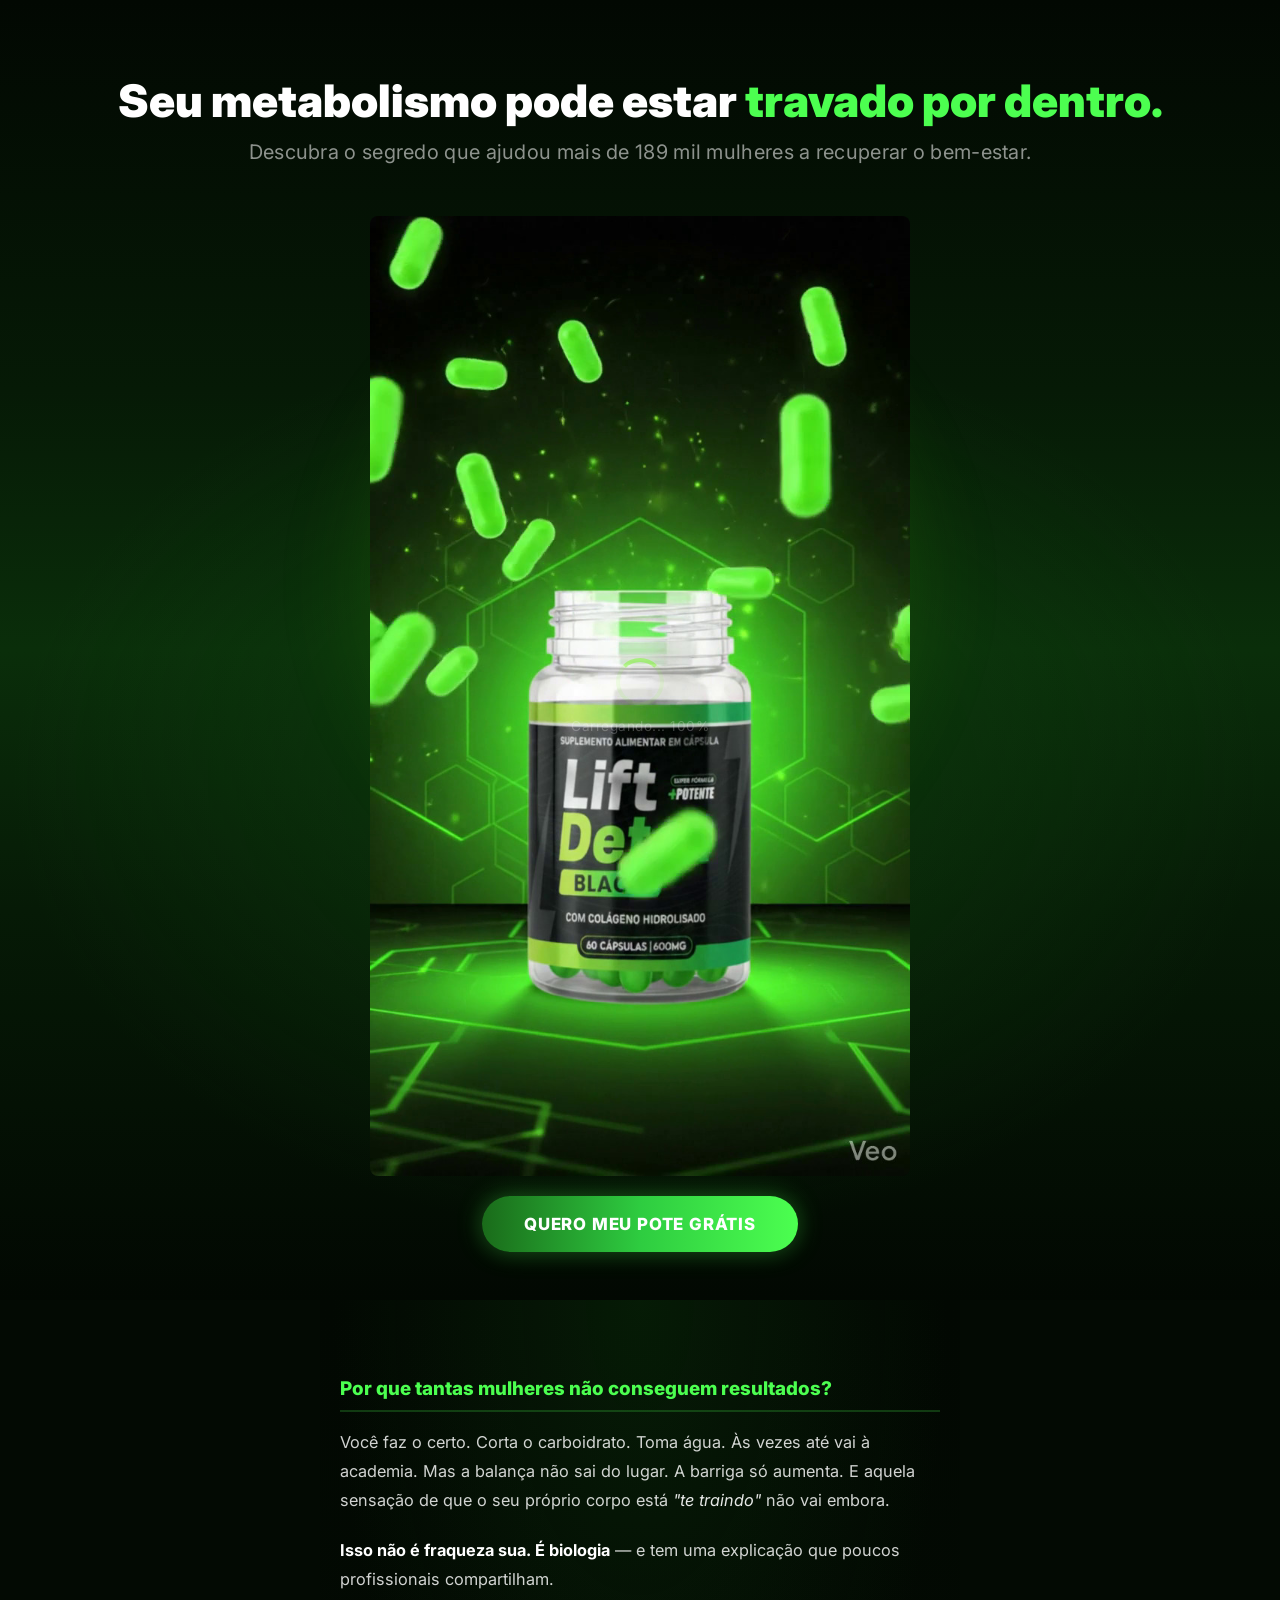
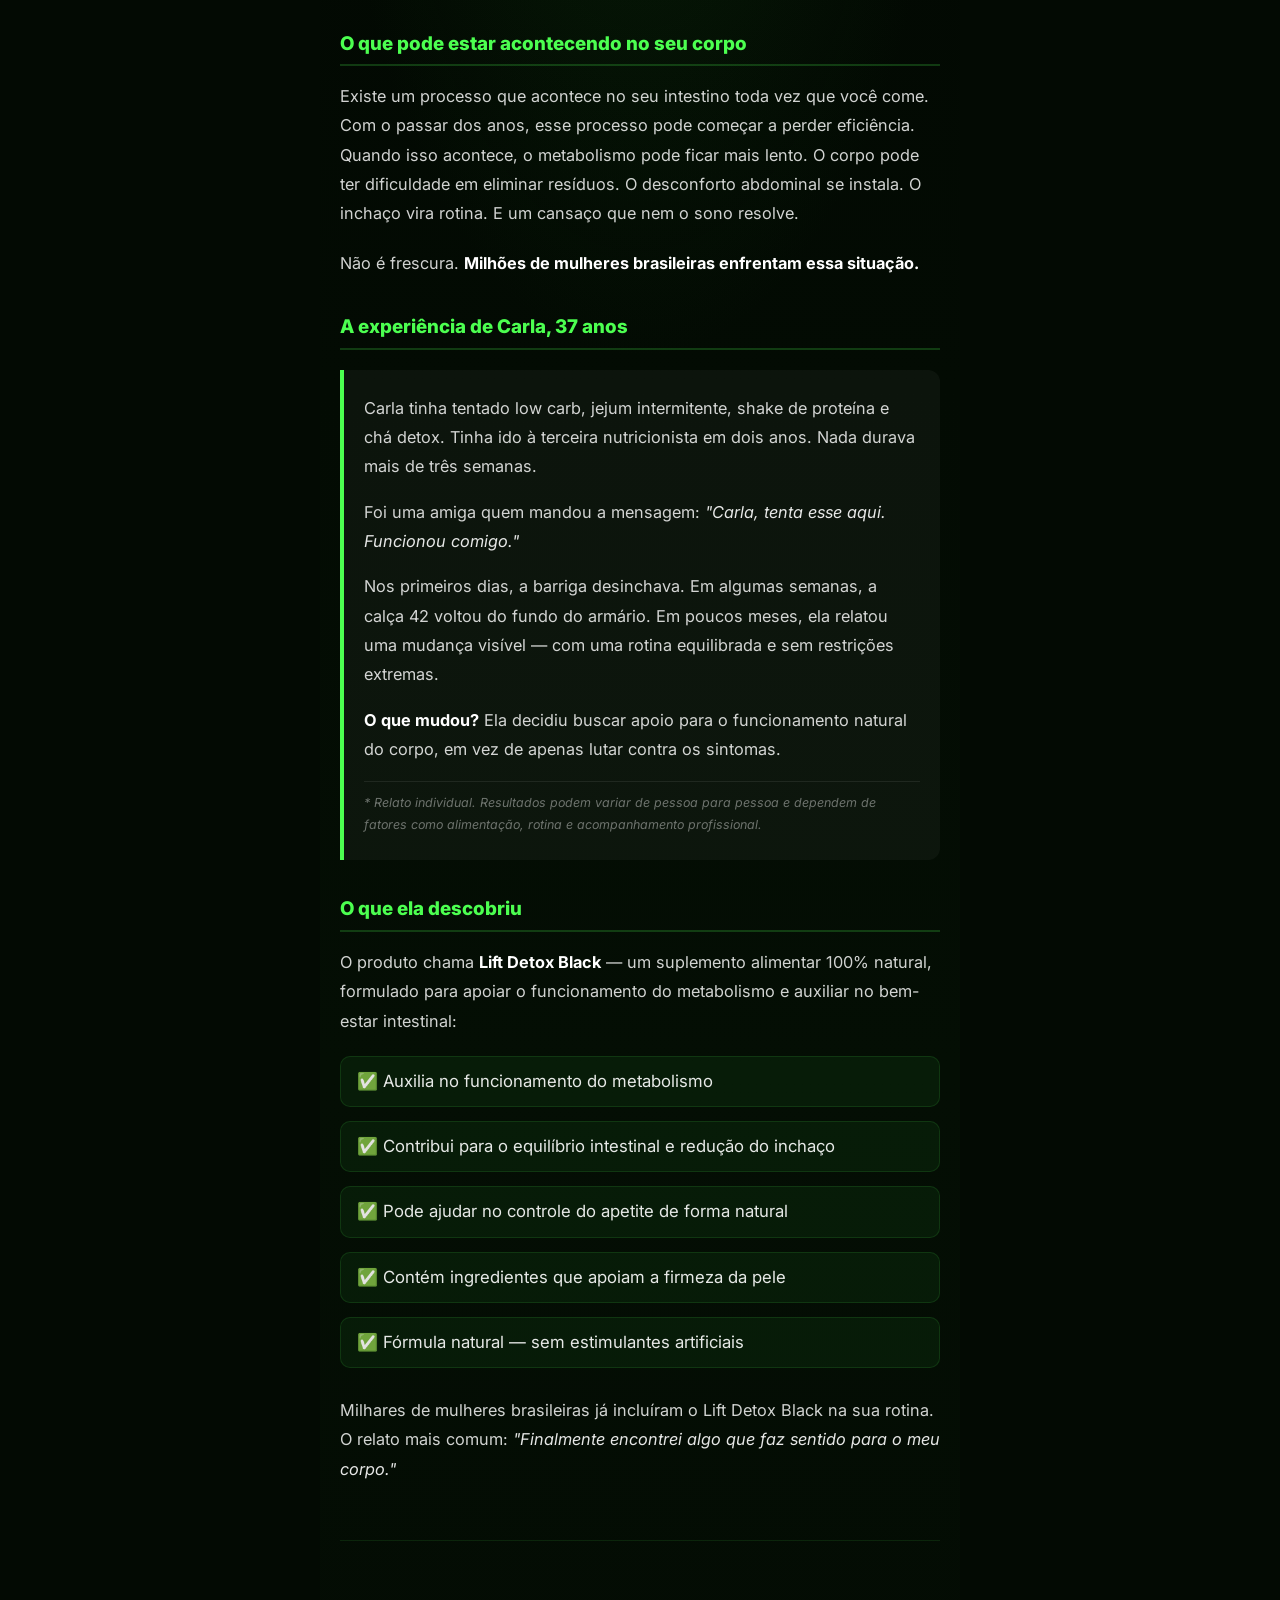
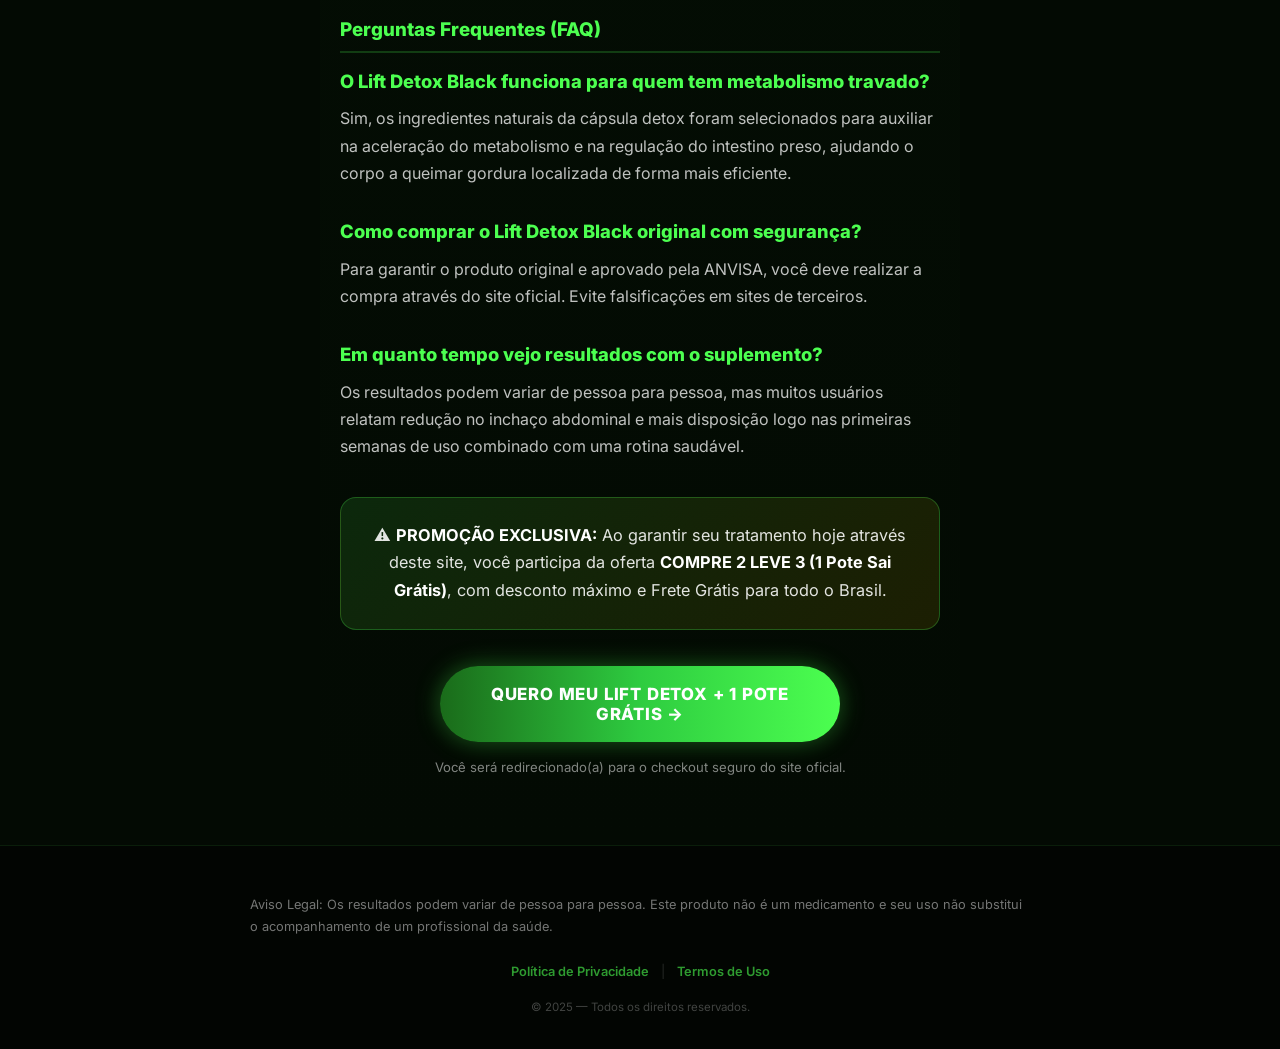
<file: index.html>
<!DOCTYPE html>
<html lang="pt-BR">

<head>
  <meta charset="UTF-8">
  <meta name="viewport" content="width=device-width, initial-scale=1.0">
  <link rel="icon" type="image/png" href="favicon.png">
  <meta name="description"
    content="Descubra como acelerar o metabolismo e regular o intestino com Lift Detox Black. A alternativa natural para quem não consegue emagrecer e sofre com inchaço abdominal.">
  <meta name="theme-color" content="#0a1a0a">
  <meta name="robots" content="index, follow">

  <!-- Open Graph -->
  <meta property="og:title" content="Lift Detox Black Original | Como Emagrecer Rápido e de Forma Saudável">
  <meta property="og:description"
    content="Descubra o segredo que ajudou mais de 189 mil mulheres a acelerar o metabolismo e desinchar a barriga naturalmente.">
  <meta property="og:type" content="website">

  <title>Lift Detox Black Original | Como Emagrecer Rápido e de Forma Saudável</title>

  <!-- Google Fonts — Inter -->
  <link rel="preconnect" href="https://fonts.googleapis.com">
  <link rel="preconnect" href="https://fonts.gstatic.com" crossorigin>
  <link href="https://fonts.googleapis.com/css2?family=Inter:wght@400;700;800;900&display=swap" rel="stylesheet">

  <!-- Performance Optimizations -->
  <link rel="preload" href="https://fonts.googleapis.com/css2?family=Inter:wght@400;700;800;900&display=swap"
    as="style">
  <link rel="preload" href="imagem/Animação_de_Vidro_Explodindo_e_Fechando_000.jpg" as="image">
  <link rel="preload" href="imagem/Animação_de_Vidro_Explodindo_e_Fechando_001.jpg" as="image">

  <link rel="stylesheet" href="style.css">

  <!-- FAQ Schema Markup (SEO Orgânico) -->
  <script type="application/ld+json">
    {
      "@context": "https://schema.org",
      "@type": "FAQPage",
      "mainEntity": [
        {
          "@type": "Question",
          "name": "O Lift Detox Black funciona mesmo para quem tem metabolismo lento?",
          "acceptedAnswer": {
            "@type": "Answer",
            "text": "Sim! O Lift Detox Black foi formulado especificamente para ajudar a destravar o metabolismo e regular o intestino. Sua fórmula natural auxilia o corpo a eliminar toxinas e reduzir o inchaço abdominal, sendo uma excelente opção para quem não consegue emagrecer com dietas tradicionais."
          }
        },
        {
          "@type": "Question",
          "name": "Qual é o site oficial do Lift Detox Black?",
          "acceptedAnswer": {
            "@type": "Answer",
            "text": "O site oficial do Lift Detox Black pode ser acessado através dos botões de compra desta página. É fundamental comprar apenas no site oficial para garantir o produto 100% original, aprovado pela ANVISA e com garantia total."
          }
        },
        {
          "@type": "Question",
          "name": "Como tomar o Lift Detox Black para emagrecer rápido?",
          "acceptedAnswer": {
            "@type": "Answer",
            "text": "Recomenda-se o uso diário seguindo as instruções do fabricante no rótulo. Geralmente, o uso contínuo ajuda a manter o metabolismo acelerado e a reduzir o apetite naturalmente, combatendo a compulsão alimentar."
          }
        }
      ]
    }
  </script>
</head>

<body>

  <!-- ==================== HERO — PRIMEIRA DOBRA ==================== -->
  <section class="hero" id="hero">

    <!-- Radial Glow -->
    <div class="hero__glow" aria-hidden="true"></div>

    <!-- H1 — Chamada curta e impactante -->
    <h1 class="hero__title">
      Seu metabolismo pode estar <span class="hero__title-accent">travado por dentro.</span>
    </h1>
    <p class="hero__subtitle">Descubra o segredo que ajudou mais de 189 mil mulheres a recuperar o bem-estar.</p>

    <!-- Image Sequence Container -->
    <div class="hero__sequence-wrap" id="hero-image-sequence">
      <canvas id="sequence-canvas" role="img"
        aria-label="Frasco do Lift Detox Black - Suplemento Natural para Acelerar o Metabolismo e Emagrecer"></canvas>

      <!-- Loader -->
      <div class="hero__loader" id="hero-loader">
        <div class="hero__loader-spinner"></div>
        <span class="hero__loader-text" id="loader-progress">Carregando... 0%</span>
      </div>
    </div>

    <!-- CTA abaixo do frasco -->
    <a href="https://ev.braip.com/pv/liponwvg/afiyd443z2" class="btn-primary" id="cta-hero">
      QUERO MEU POTE GRÁTIS
    </a>

  </section>

  <!-- ==================== CONTEÚDO PRESELL ==================== -->
  <main class="presell" id="conteudo">

    <!-- Bloco Editorial -->
    <article class="presell__body">

      <h2 class="presell__intertitle">Por que tantas mulheres não conseguem resultados?</h2>

      <p>Você faz o certo. Corta o carboidrato. Toma água. Às vezes até vai à academia. Mas a balança não sai do lugar.
        A barriga só aumenta. E aquela sensação de que o seu próprio corpo está <em>"te traindo"</em> não vai embora.
      </p>

      <p><strong>Isso não é fraqueza sua. É biologia</strong> — e tem uma explicação que poucos profissionais
        compartilham.</p>

      <h2 class="presell__intertitle">O que pode estar acontecendo no seu corpo</h2>

      <p>Existe um processo que acontece no seu intestino toda vez que você come. Com o passar dos anos, esse processo
        pode começar a perder eficiência. Quando isso acontece, o metabolismo pode ficar mais lento. O corpo pode ter
        dificuldade em eliminar resíduos. O desconforto abdominal se instala. O inchaço vira rotina. E um cansaço que
        nem o sono resolve.</p>

      <p>Não é frescura. <strong>Milhões de mulheres brasileiras enfrentam essa situação.</strong></p>

      <h2 class="presell__intertitle">A experiência de Carla, 37 anos</h2>

      <div class="presell__testimonial">
        <p>Carla tinha tentado low carb, jejum intermitente, shake de proteína e chá detox. Tinha ido à terceira
          nutricionista em dois anos. Nada durava mais de três semanas.</p>

        <p>Foi uma amiga quem mandou a mensagem: <em>"Carla, tenta esse aqui. Funcionou comigo."</em></p>

        <p>Nos primeiros dias, a barriga desinchava. Em algumas semanas, a calça 42 voltou do fundo do armário. Em
          poucos meses, ela relatou <span class="highlight-result">uma mudança visível</span> — com uma rotina
          equilibrada e sem restrições extremas.</p>

        <p><strong>O que mudou?</strong> Ela decidiu buscar apoio para o funcionamento natural do corpo, em vez de
          apenas lutar contra os sintomas.</p>

        <p class="presell__testimonial-disclaimer">* Relato individual. Resultados podem variar de pessoa para pessoa e
          dependem de fatores como alimentação, rotina e acompanhamento profissional.</p>
      </div>

      <h2 class="presell__intertitle">O que ela descobriu</h2>

      <p>O produto chama <strong>Lift Detox Black</strong> — um suplemento alimentar 100% natural, formulado para apoiar
        o funcionamento do metabolismo e auxiliar no bem-estar intestinal:</p>

      <ul class="presell__benefits">
        <li>✅ Auxilia no funcionamento do metabolismo</li>
        <li>✅ Contribui para o equilíbrio intestinal e redução do inchaço</li>
        <li>✅ Pode ajudar no controle do apetite de forma natural</li>
        <li>✅ Contém ingredientes que apoiam a firmeza da pele</li>
        <li>✅ Fórmula natural — sem estimulantes artificiais</li>
      </ul>

      <p>Milhares de mulheres brasileiras já incluíram o Lift Detox Black na sua rotina. O relato mais comum:
        <em>"Finalmente encontrei algo que faz sentido para o meu corpo."</em>
      </p>

    </article>

    <!-- FAQ Section for SEO -->
    <section class="presell__faq">
      <h2 class="presell__intertitle">Perguntas Frequentes (FAQ)</h2>

      <div class="faq-item">
        <h3>O Lift Detox Black funciona para quem tem metabolismo travado?</h3>
        <p>Sim, os ingredientes naturais da cápsula detox foram selecionados para auxiliar na aceleração do metabolismo
          e na regulação do intestino preso, ajudando o corpo a queimar gordura localizada de forma mais eficiente.</p>
      </div>

      <div class="faq-item">
        <h3>Como comprar o Lift Detox Black original com segurança?</h3>
        <p>Para garantir o produto original e aprovado pela ANVISA, você deve realizar a compra através do site oficial.
          Evite falsificações em sites de terceiros.</p>
      </div>

      <div class="faq-item">
        <h3>Em quanto tempo vejo resultados com o suplemento?</h3>
        <p>Os resultados podem variar de pessoa para pessoa, mas muitos usuários relatam redução no inchaço abdominal e
          mais disposição logo nas primeiras semanas de uso combinado com uma rotina saudável.</p>
      </div>
    </section>

    <!-- Caixa de Ponte -->
    <div class="presell__offer-box">
      <p>⚠️ <strong>PROMOÇÃO EXCLUSIVA:</strong> Ao garantir seu tratamento hoje através deste site, você participa da
        oferta <strong>COMPRE 2 LEVE 3 (1 Pote Sai Grátis)</strong>, com desconto máximo e Frete Grátis para todo o
        Brasil.</p>
    </div>

    <!-- CTA Final -->
    <div class="presell__cta-block">
      <a href="https://ev.braip.com/pv/liponwvg/afiyd443z2" class="btn-primary presell__cta-final" id="cta-final">
        QUERO MEU LIFT DETOX + 1 POTE GRÁTIS →
      </a>
      <p class="presell__urgency">
        Você será redirecionado(a) para o checkout seguro do site oficial.
      </p>
    </div>

  </main>

  <!-- ==================== FOOTER — COMPLIANCE ==================== -->
  <footer class="footer" id="compliance-footer">
    <div class="footer__inner">

      <!-- Disclaimer de Saúde -->
      <div class="footer__disclaimer">
        <p>Aviso Legal: Os resultados podem variar de pessoa para pessoa. Este produto não é um medicamento e seu uso
          não substitui o acompanhamento de um profissional da saúde.</p>
      </div>

      <!-- Navegação Legal -->
      <nav class="footer__links" aria-label="Links Legais">
        <a href="politica-de-privacidade.html">Política de Privacidade</a>
        <span class="footer__divider">|</span>
        <a href="termos-de-uso.html">Termos de Uso</a>
      </nav>

      <p class="footer__copy">&copy; 2025 — Todos os direitos reservados.</p>

    </div>
  </footer>

  <script src="script.js"></script>
</body>

</html>
</file>
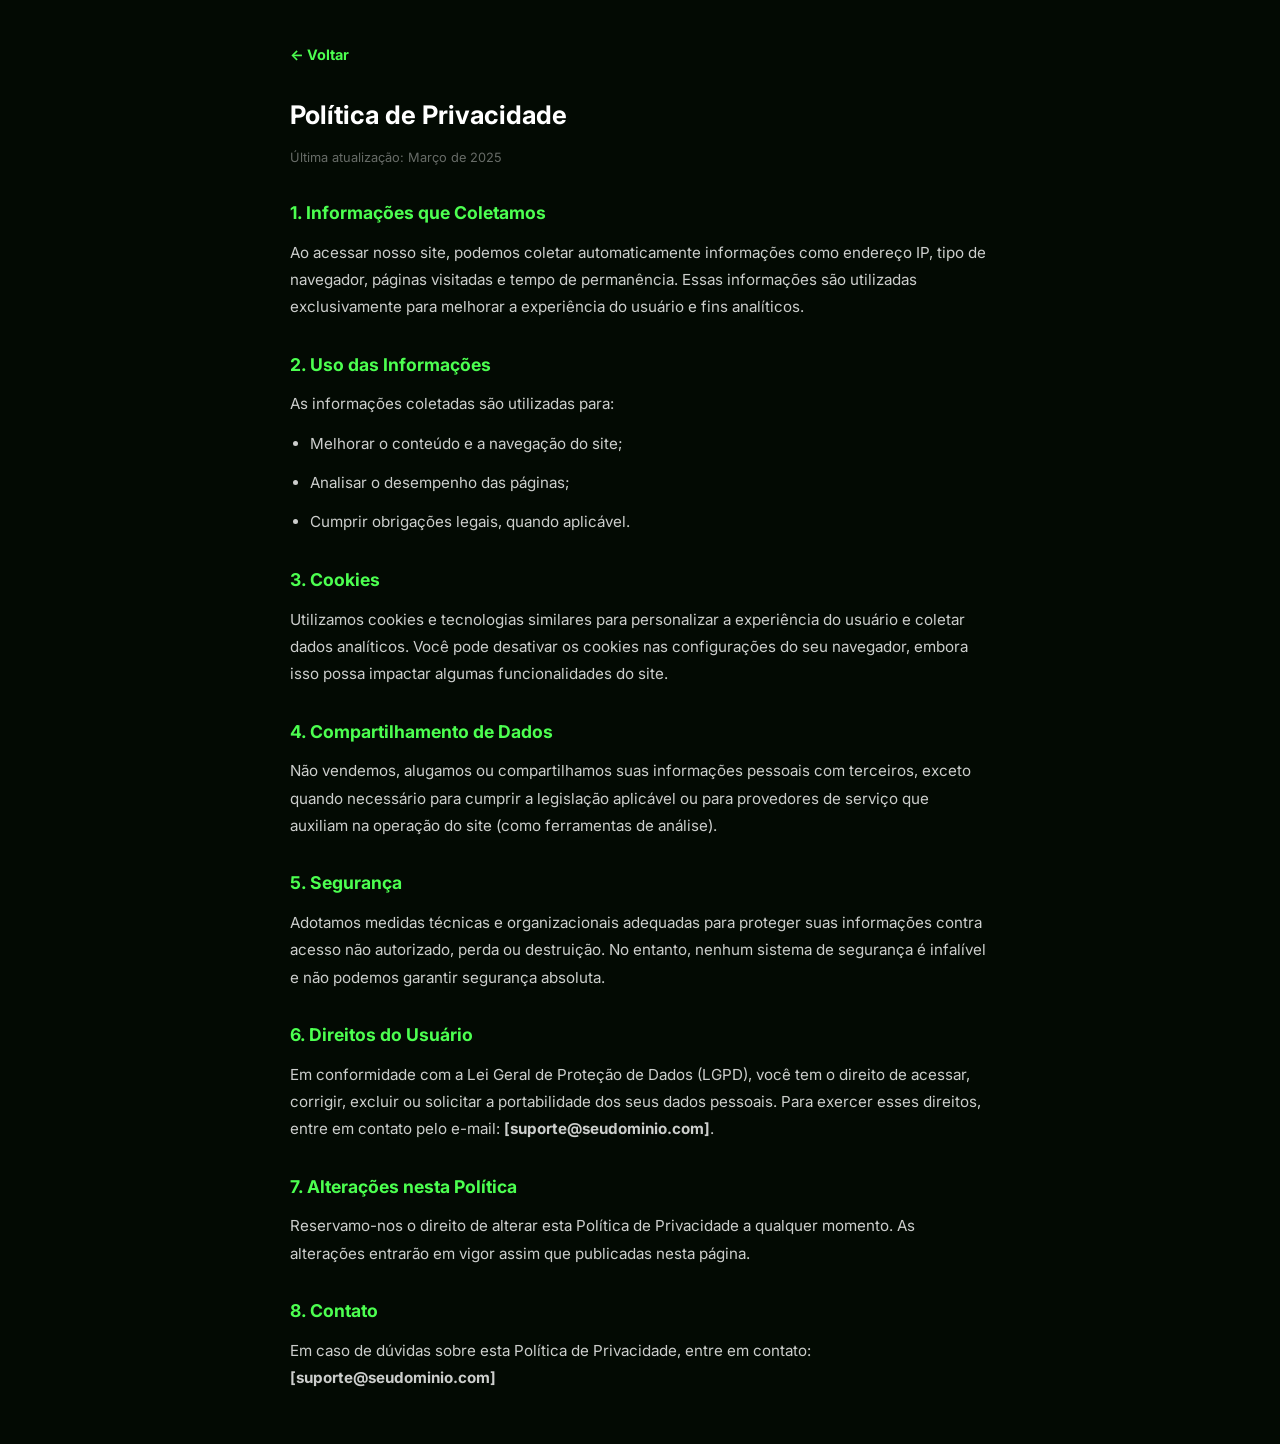
<file: politica-de-privacidade.html>
<!DOCTYPE html>
<html lang="pt-BR">

<head>
    <meta charset="UTF-8">
    <meta name="viewport" content="width=device-width, initial-scale=1.0">
    <link rel="icon" type="image/png" href="favicon.png">
    <title>Política de Privacidade</title>
    <link rel="preconnect" href="https://fonts.googleapis.com">
    <link rel="preconnect" href="https://fonts.gstatic.com" crossorigin>
    <link href="https://fonts.googleapis.com/css2?family=Inter:wght@400;700;800&display=swap" rel="stylesheet">
    <style>
        *,
        *::before,
        *::after {
            margin: 0;
            padding: 0;
            box-sizing: border-box;
        }

        body {
            font-family: 'Inter', sans-serif;
            background: #030a03;
            color: rgba(255, 255, 255, 0.8);
            padding: 40px 20px;
            line-height: 1.8;
        }

        .container {
            max-width: 700px;
            margin: 0 auto;
        }

        h1 {
            font-size: 1.6rem;
            color: #fff;
            margin-bottom: 8px;
        }

        h2 {
            font-size: 1.1rem;
            color: #4cff50;
            margin: 28px 0 10px;
        }

        p,
        li {
            margin-bottom: 12px;
            font-size: 0.95rem;
        }

        ul {
            padding-left: 20px;
        }

        a {
            color: #4cff50;
        }

        .back {
            display: inline-block;
            margin-bottom: 24px;
            color: #4cff50;
            text-decoration: none;
            font-weight: 700;
            font-size: 0.9rem;
        }

        .back:hover {
            text-decoration: underline;
        }

        .updated {
            font-size: 0.8rem;
            color: rgba(255, 255, 255, 0.4);
            margin-bottom: 24px;
        }
    </style>
</head>

<body>
    <div class="container">
        <a href="index.html" class="back">← Voltar</a>
        <h1>Política de Privacidade</h1>
        <p class="updated">Última atualização: Março de 2025</p>

        <h2>1. Informações que Coletamos</h2>
        <p>Ao acessar nosso site, podemos coletar automaticamente informações como endereço IP, tipo de navegador,
            páginas visitadas e tempo de permanência. Essas informações são utilizadas exclusivamente para melhorar a
            experiência do usuário e fins analíticos.</p>

        <h2>2. Uso das Informações</h2>
        <p>As informações coletadas são utilizadas para:</p>
        <ul>
            <li>Melhorar o conteúdo e a navegação do site;</li>
            <li>Analisar o desempenho das páginas;</li>
            <li>Cumprir obrigações legais, quando aplicável.</li>
        </ul>

        <h2>3. Cookies</h2>
        <p>Utilizamos cookies e tecnologias similares para personalizar a experiência do usuário e coletar dados
            analíticos. Você pode desativar os cookies nas configurações do seu navegador, embora isso possa impactar
            algumas funcionalidades do site.</p>

        <h2>4. Compartilhamento de Dados</h2>
        <p>Não vendemos, alugamos ou compartilhamos suas informações pessoais com terceiros, exceto quando necessário
            para cumprir a legislação aplicável ou para provedores de serviço que auxiliam na operação do site (como
            ferramentas de análise).</p>

        <h2>5. Segurança</h2>
        <p>Adotamos medidas técnicas e organizacionais adequadas para proteger suas informações contra acesso não
            autorizado, perda ou destruição. No entanto, nenhum sistema de segurança é infalível e não podemos garantir
            segurança absoluta.</p>

        <h2>6. Direitos do Usuário</h2>
        <p>Em conformidade com a Lei Geral de Proteção de Dados (LGPD), você tem o direito de acessar, corrigir, excluir
            ou solicitar a portabilidade dos seus dados pessoais. Para exercer esses direitos, entre em contato pelo
            e-mail: <strong>[suporte@seudominio.com]</strong>.</p>

        <h2>7. Alterações nesta Política</h2>
        <p>Reservamo-nos o direito de alterar esta Política de Privacidade a qualquer momento. As alterações entrarão em
            vigor assim que publicadas nesta página.</p>

        <h2>8. Contato</h2>
        <p>Em caso de dúvidas sobre esta Política de Privacidade, entre em contato:
            <strong>[suporte@seudominio.com]</strong>
        </p>
    </div>
</body>

</html>
</file>
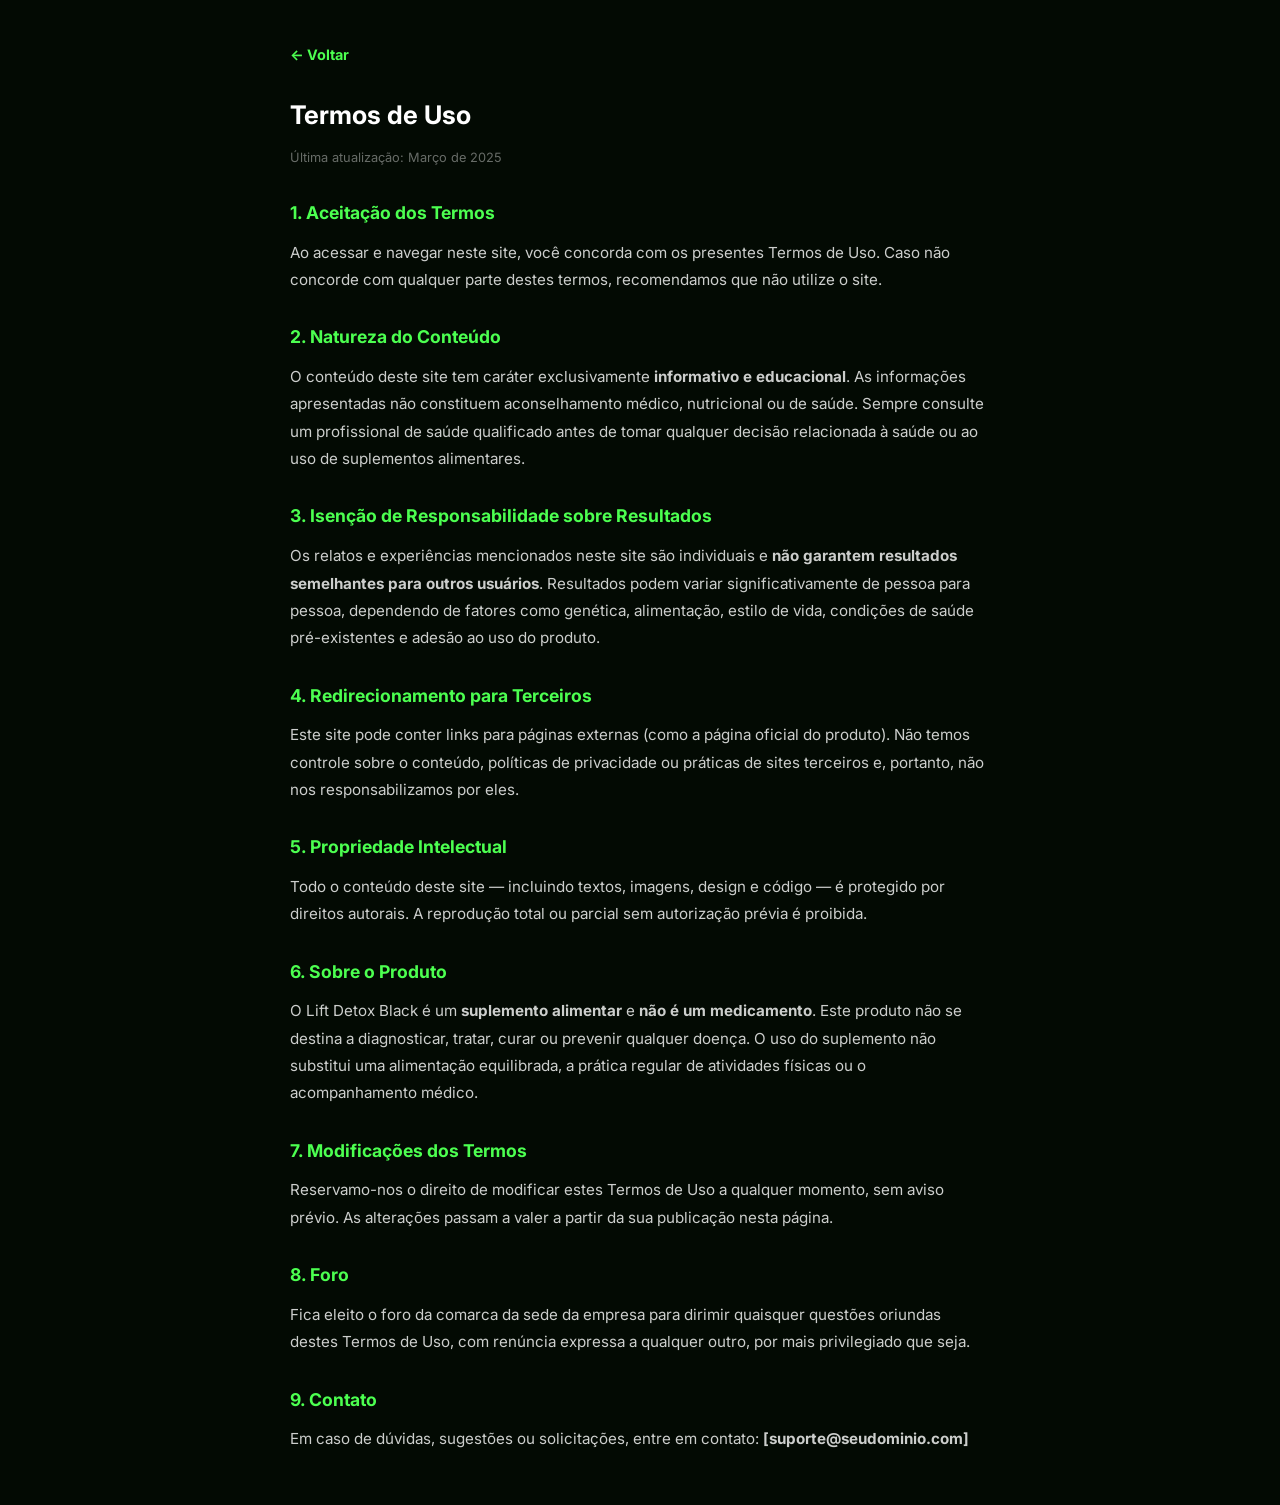
<file: termos-de-uso.html>
<!DOCTYPE html>
<html lang="pt-BR">

<head>
    <meta charset="UTF-8">
    <meta name="viewport" content="width=device-width, initial-scale=1.0">
    <link rel="icon" type="image/png" href="favicon.png">
    <title>Termos de Uso</title>
    <link rel="preconnect" href="https://fonts.googleapis.com">
    <link rel="preconnect" href="https://fonts.gstatic.com" crossorigin>
    <link href="https://fonts.googleapis.com/css2?family=Inter:wght@400;700;800&display=swap" rel="stylesheet">
    <style>
        *,
        *::before,
        *::after {
            margin: 0;
            padding: 0;
            box-sizing: border-box;
        }

        body {
            font-family: 'Inter', sans-serif;
            background: #030a03;
            color: rgba(255, 255, 255, 0.8);
            padding: 40px 20px;
            line-height: 1.8;
        }

        .container {
            max-width: 700px;
            margin: 0 auto;
        }

        h1 {
            font-size: 1.6rem;
            color: #fff;
            margin-bottom: 8px;
        }

        h2 {
            font-size: 1.1rem;
            color: #4cff50;
            margin: 28px 0 10px;
        }

        p,
        li {
            margin-bottom: 12px;
            font-size: 0.95rem;
        }

        ul {
            padding-left: 20px;
        }

        a {
            color: #4cff50;
        }

        .back {
            display: inline-block;
            margin-bottom: 24px;
            color: #4cff50;
            text-decoration: none;
            font-weight: 700;
            font-size: 0.9rem;
        }

        .back:hover {
            text-decoration: underline;
        }

        .updated {
            font-size: 0.8rem;
            color: rgba(255, 255, 255, 0.4);
            margin-bottom: 24px;
        }
    </style>
</head>

<body>
    <div class="container">
        <a href="index.html" class="back">← Voltar</a>
        <h1>Termos de Uso</h1>
        <p class="updated">Última atualização: Março de 2025</p>

        <h2>1. Aceitação dos Termos</h2>
        <p>Ao acessar e navegar neste site, você concorda com os presentes Termos de Uso. Caso não concorde com qualquer
            parte destes termos, recomendamos que não utilize o site.</p>

        <h2>2. Natureza do Conteúdo</h2>
        <p>O conteúdo deste site tem caráter exclusivamente <strong>informativo e educacional</strong>. As informações
            apresentadas não constituem aconselhamento médico, nutricional ou de saúde. Sempre consulte um profissional
            de saúde qualificado antes de tomar qualquer decisão relacionada à saúde ou ao uso de suplementos
            alimentares.</p>

        <h2>3. Isenção de Responsabilidade sobre Resultados</h2>
        <p>Os relatos e experiências mencionados neste site são individuais e <strong>não garantem resultados
                semelhantes para outros usuários</strong>. Resultados podem variar significativamente de pessoa para
            pessoa, dependendo de fatores como genética, alimentação, estilo de vida, condições de saúde pré-existentes
            e adesão ao uso do produto.</p>

        <h2>4. Redirecionamento para Terceiros</h2>
        <p>Este site pode conter links para páginas externas (como a página oficial do produto). Não temos controle
            sobre o conteúdo, políticas de privacidade ou práticas de sites terceiros e, portanto, não nos
            responsabilizamos por eles.</p>

        <h2>5. Propriedade Intelectual</h2>
        <p>Todo o conteúdo deste site — incluindo textos, imagens, design e código — é protegido por direitos autorais.
            A reprodução total ou parcial sem autorização prévia é proibida.</p>

        <h2>6. Sobre o Produto</h2>
        <p>O Lift Detox Black é um <strong>suplemento alimentar</strong> e <strong>não é um medicamento</strong>. Este
            produto não se destina a diagnosticar, tratar, curar ou prevenir qualquer doença. O uso do suplemento não
            substitui uma alimentação equilibrada, a prática regular de atividades físicas ou o acompanhamento médico.
        </p>

        <h2>7. Modificações dos Termos</h2>
        <p>Reservamo-nos o direito de modificar estes Termos de Uso a qualquer momento, sem aviso prévio. As alterações
            passam a valer a partir da sua publicação nesta página.</p>

        <h2>8. Foro</h2>
        <p>Fica eleito o foro da comarca da sede da empresa para dirimir quaisquer questões oriundas destes Termos de
            Uso, com renúncia expressa a qualquer outro, por mais privilegiado que seja.</p>

        <h2>9. Contato</h2>
        <p>Em caso de dúvidas, sugestões ou solicitações, entre em contato: <strong>[suporte@seudominio.com]</strong>
        </p>
    </div>
</body>

</html>
</file>
<file: style.css>
/* ===========================
   Lift Detox — Hero Section
   Mobile-First Design
   =========================== */

/* ---------- Reset & Base ---------- */
*,
*::before,
*::after {
  margin: 0;
  padding: 0;
  box-sizing: border-box;
}

html {
  font-size: 16px;
  -webkit-text-size-adjust: 100%;
}

body {
  font-family: 'Inter', 'Segoe UI', Arial, sans-serif;
  background: #030a03;
  color: #fff;
  overflow-x: hidden;
  min-height: 100vh;
}

/* ---------- Hero Section ---------- */
.hero {
  position: relative;
  display: flex;
  flex-direction: column;
  align-items: center;
  justify-content: flex-start;
  min-height: 100vh;
  min-height: 100dvh;
  padding: 48px 16px 32px;
  background:
    radial-gradient(ellipse 70% 50% at 50% 60%, rgba(15, 70, 15, 0.6) 0%, transparent 70%),
    linear-gradient(180deg, #020802 0%, #061a06 30%, #0a2e0a 50%, #061a06 70%, #020802 100%);
  overflow: hidden;
}

/* ---------- Radial Glow (behind product) ---------- */
.hero__glow {
  position: absolute;
  top: 45%;
  left: 50%;
  transform: translate(-50%, -50%);
  width: 420px;
  height: 420px;
  border-radius: 50%;
  background: radial-gradient(circle,
      rgba(100, 255, 0, 0.35) 0%,
      rgba(80, 220, 0, 0.20) 30%,
      rgba(50, 180, 0, 0.08) 55%,
      transparent 75%);
  filter: blur(30px);
  pointer-events: none;
  z-index: 1;
}

/* Pulsing glow animation */
.hero__glow::after {
  content: '';
  position: absolute;
  inset: -20px;
  border-radius: 50%;
  background: radial-gradient(circle,
      rgba(180, 255, 30, 0.18) 0%,
      rgba(120, 255, 0, 0.06) 40%,
      transparent 70%);
  animation: glowPulse 3s ease-in-out infinite alternate;
}

@keyframes glowPulse {
  0% {
    opacity: 0.6;
    transform: scale(0.92);
  }

  100% {
    opacity: 1;
    transform: scale(1.08);
  }
}

/* ---------- Hero Title (above bottle) ---------- */
.hero__title {
  position: relative;
  z-index: 10;
  font-size: 1.5rem;
  font-weight: 900;
  color: #ffffff;
  text-align: center;
  line-height: 1.3;
  margin: 0 0 6px;
  padding: 0 8px;
}

.hero__title-accent {
  color: #4cff50;
  display: inline;
}

.hero__subtitle {
  position: relative;
  z-index: 10;
  font-size: 0.95rem;
  font-weight: 400;
  color: rgba(255, 255, 255, 0.55);
  text-align: center;
  margin: 0 0 12px;
  letter-spacing: 0.3px;
}

/* ---------- CTA Button ---------- */
/* ---------- Shared Button Style ---------- */
.btn-primary {
  position: relative;
  z-index: 10;
  display: inline-flex;
  align-items: center;
  justify-content: center;
  padding: 18px 42px;
  border: none;
  border-radius: 50px;
  background: linear-gradient(90deg, #1a6b1a 0%, #2ecc40 50%, #4cff50 100%);
  color: #ffffff;
  font-family: 'Inter', sans-serif;
  font-size: 1.05rem;
  font-weight: 800;
  letter-spacing: 0.8px;
  text-transform: uppercase;
  text-decoration: none;
  cursor: pointer;
  box-shadow:
    0 0 24px rgba(76, 255, 80, 0.35),
    0 4px 16px rgba(0, 0, 0, 0.4);
  transition: all 0.25s cubic-bezier(0.4, 0, 0.2, 1);
  white-space: normal;
  text-align: center;
  overflow: hidden;
  -webkit-tap-highlight-color: transparent;
  animation: ctaPulse 2s ease-in-out infinite;
}

.btn-primary:hover,
.btn-primary:focus-visible {
  transform: scale(1.05);
  box-shadow:
    0 0 36px rgba(76, 255, 80, 0.55),
    0 6px 24px rgba(0, 0, 0, 0.5);
  outline: none;
}

.btn-primary:active {
  transform: scale(0.97);
}

.btn-primary::before {
  content: '';
  position: absolute;
  top: 0;
  left: -75%;
  width: 50%;
  height: 100%;
  background: linear-gradient(120deg, transparent 0%, rgba(255, 255, 255, 0.25) 50%, transparent 100%);
  animation: shimmer 3s ease-in-out infinite;
}

/* Specific margins for Hero CTA */
#cta-hero {
  margin-top: 20px;
}

/* Specific for Final CTA */
.presell__cta-final {
  width: 100%;
  max-width: 400px;
}

.hero__cta:hover,
.hero__cta:focus-visible {
  transform: scale(1.05);
  box-shadow:
    0 0 30px rgba(0, 198, 255, 0.55),
    0 6px 20px rgba(0, 0, 0, 0.5);
  outline: none;
}

.hero__cta:active {
  transform: scale(0.97);
}

/* Shimmer sweep across the button */
.hero__cta::before {
  content: '';
  position: absolute;
  top: 0;
  left: -75%;
  width: 50%;
  height: 100%;
  background: linear-gradient(120deg,
      transparent 0%,
      rgba(255, 255, 255, 0.25) 50%,
      transparent 100%);
  border-radius: 50px;
  animation: shimmer 3s ease-in-out infinite;
}

@keyframes shimmer {
  0% {
    left: -75%;
  }

  100% {
    left: 125%;
  }
}

/* ---------- Canvas Container ---------- */
.hero__sequence-wrap {
  position: relative;
  z-index: 5;
  display: flex;
  align-items: center;
  justify-content: center;
  width: 100%;
  max-width: 400px;
  margin-top: 20px;
  flex: 1;
}

.hero__sequence-wrap canvas {
  display: block;
  width: 100%;
  height: auto;
  border-radius: 8px;
}

/* ---------- Loader ---------- */
.hero__loader {
  position: absolute;
  top: 50%;
  left: 50%;
  transform: translate(-50%, -50%);
  z-index: 20;
  display: flex;
  flex-direction: column;
  align-items: center;
  gap: 12px;
  transition: opacity 0.5s ease;
}

.hero__loader.hidden {
  opacity: 0;
  pointer-events: none;
}

.hero__loader-spinner {
  width: 48px;
  height: 48px;
  border: 4px solid rgba(100, 255, 0, 0.2);
  border-top-color: #64ff00;
  border-radius: 50%;
  animation: spin 0.8s linear infinite;
}

.hero__loader-text {
  font-size: 0.85rem;
  color: rgba(255, 255, 255, 0.6);
  letter-spacing: 0.5px;
}

@keyframes spin {
  to {
    transform: rotate(360deg);
  }
}

/* ---------- Responsive — Tablet & Desktop ---------- */
@media (min-width: 600px) {
  .hero {
    padding: 60px 24px 40px;
  }

  .hero__cta {
    font-size: 1.2rem;
    padding: 20px 48px;
  }

  .hero__sequence-wrap {
    max-width: 480px;
    margin-top: 28px;
  }

  .hero__glow {
    width: 520px;
    height: 520px;
  }

  .hero__title {
    font-size: 2.22rem;
    margin-bottom: 8px;
  }

  .hero__subtitle {
    font-size: 1.15rem;
    margin-bottom: 16px;
  }

  .presell {
    padding: 56px 32px 48px;
  }

  .presell__headline {
    font-size: 1.75rem;
  }

  .presell__subheadline {
    font-size: 1.1rem;
  }

  .presell__body {
    font-size: 1.08rem;
  }

  .presell__offer-box {
    padding: 28px 32px;
  }
}

@media (min-width: 1024px) {
  .hero {
    padding: 72px 32px 48px;
  }

  .hero__cta {
    font-size: 1.3rem;
    padding: 22px 56px;
  }

  .hero__sequence-wrap {
    max-width: 540px;
    margin-top: 32px;
  }

  .hero__glow {
    width: 620px;
    height: 620px;
  }

  .hero__title {
    font-size: 2.8rem;
    margin-bottom: 10px;
  }

  .hero__subtitle {
    font-size: 1.25rem;
    margin-bottom: 20px;
  }

  .presell {
    padding: 64px 40px 56px;
    max-width: 780px;
  }

  .presell__headline {
    font-size: 2rem;
  }

  .presell__body {
    font-size: 1.12rem;
  }
}

/* ===========================
   Presell Content
   =========================== */

.presell {
  position: relative;
  max-width: 640px;
  margin: 0 auto;
  padding: 40px 20px 48px;
  background:
    radial-gradient(ellipse 80% 40% at 50% 0%, rgba(15, 70, 15, 0.3) 0%, transparent 60%),
    linear-gradient(180deg, #020802 0%, #040e04 50%, #030a03 100%);
}

/* ---------- Body / Article ---------- */
.presell__body {
  font-size: 1.02rem;
  line-height: 1.8;
  color: rgba(255, 255, 255, 0.82);
  text-align: left;
}

.presell__body p {
  margin-bottom: 20px;
}

.presell__body strong {
  color: #ffffff;
}

.presell__body em {
  color: rgba(255, 255, 255, 0.9);
  font-style: italic;
}

/* ---------- Intertitles ---------- */
.presell__intertitle {
  font-size: 1.18rem;
  font-weight: 800;
  color: #4cff50;
  margin: 36px 0 16px;
  padding-bottom: 8px;
  border-bottom: 2px solid rgba(76, 255, 80, 0.2);
  line-height: 1.35;
}

/* ---------- Testimonial Card ---------- */
.presell__testimonial {
  background: rgba(255, 255, 255, 0.04);
  border-left: 4px solid #4cff50;
  border-radius: 0 12px 12px 0;
  padding: 24px 20px;
  margin: 20px 0 28px;
}

.presell__testimonial p {
  margin-bottom: 16px;
}

.presell__testimonial p:last-child {
  margin-bottom: 0;
}

/* ---------- Benefits List ---------- */
.presell__benefits {
  list-style: none;
  padding: 0;
  margin: 16px 0 28px;
  display: flex;
  flex-direction: column;
  gap: 14px;
}

.presell__benefits li {
  font-size: 1.05rem;
  line-height: 1.5;
  color: rgba(255, 255, 255, 0.9);
  padding: 12px 16px;
  background: rgba(76, 255, 80, 0.06);
  border-radius: 10px;
  border: 1px solid rgba(76, 255, 80, 0.12);
  transition: background 0.2s ease;
}

.presell__benefits li:hover {
  background: rgba(76, 255, 80, 0.12);
}

/* ---------- Offer Box ---------- */
.presell__offer-box {
  background: linear-gradient(135deg, rgba(76, 255, 80, 0.12) 0%, rgba(255, 214, 0, 0.10) 100%);
  border: 1px solid rgba(76, 255, 80, 0.25);
  border-radius: 16px;
  padding: 24px 20px;
  margin: 36px 0;
  text-align: center;
}

.presell__offer-box p {
  font-size: 1.02rem;
  line-height: 1.7;
  color: rgba(255, 255, 255, 0.88);
}

.presell__offer-box strong {
  color: #ffffff;
}

/* ---------- Final CTA Block ---------- */
.presell__cta-block {
  text-align: center;
  margin-top: 8px;
  padding-bottom: 20px;
}



@keyframes ctaPulse {

  0%,
  100% {
    box-shadow: 0 0 24px rgba(76, 255, 80, 0.35), 0 4px 16px rgba(0, 0, 0, 0.4);
  }

  50% {
    box-shadow: 0 0 36px rgba(76, 255, 80, 0.5), 0 4px 20px rgba(0, 0, 0, 0.45);
  }
}

/* ---------- Urgency Text ---------- */
.presell__urgency {
  font-size: 0.82rem;
  color: rgba(255, 255, 255, 0.5);
  margin-top: 16px;
  line-height: 1.5;
}

.presell__urgency strong {
  color: rgba(255, 255, 255, 0.75);
}

/* ---------- Testimonial Disclaimer ---------- */
.presell__testimonial-disclaimer {
  font-size: 0.78rem;
  color: rgba(255, 255, 255, 0.4);
  font-style: italic;
  margin-top: 12px;
  padding-top: 10px;
  border-top: 1px solid rgba(255, 255, 255, 0.08);
}

/* ===========================
   Footer — Compliance
   =========================== */

.footer {
  background: #020502;
  border-top: 1px solid rgba(76, 255, 80, 0.1);
  padding: 40px 20px 28px;
  color: rgba(255, 255, 255, 0.45);
  font-size: 0.78rem;
  line-height: 1.65;
}

.footer__inner {
  max-width: 640px;
  margin: 0 auto;
}

.footer h3 {
  font-size: 0.82rem;
  font-weight: 800;
  color: rgba(255, 255, 255, 0.6);
  text-transform: uppercase;
  letter-spacing: 1px;
  margin-bottom: 10px;
}

.footer__disclaimer {
  margin-bottom: 24px;
}

.footer__disclaimer p {
  margin-bottom: 10px;
}

.footer__disclaimer strong {
  color: rgba(255, 255, 255, 0.6);
}

.footer__google-disclaimer {
  margin-bottom: 24px;
  padding: 12px 16px;
  background: rgba(255, 255, 255, 0.03);
  border-radius: 8px;
  border-left: 3px solid rgba(255, 255, 255, 0.1);
}

.footer__company {
  margin-bottom: 24px;
}

.footer__company p {
  margin-bottom: 6px;
}

.footer__company strong {
  color: rgba(255, 255, 255, 0.55);
}

.footer__links {
  display: flex;
  align-items: center;
  justify-content: center;
  gap: 12px;
  margin-bottom: 16px;
}

.footer__links a {
  color: rgba(76, 255, 80, 0.6);
  text-decoration: none;
  font-weight: 600;
  transition: color 0.2s ease;
}

.footer__links a:hover {
  color: #4cff50;
  text-decoration: underline;
}

.footer__divider {
  color: rgba(255, 255, 255, 0.15);
}

.footer__copy {
  text-align: center;
  color: rgba(255, 255, 255, 0.25);
  font-size: 0.72rem;
}

/* ---------- Footer Responsive ---------- */
@media (min-width: 600px) {
  .footer {
    padding: 48px 32px 32px;
    font-size: 0.8rem;
  }
}

@media (min-width: 1024px) {
  .footer__inner {
    max-width: 780px;
  }
}

/* ===========================
   FAQ Section Styles
   =========================== */

.presell__faq {
  margin-top: 56px;
  padding-top: 40px;
  border-top: 1px solid rgba(76, 255, 80, 0.1);
}

.faq-item {
  margin-bottom: 32px;
  text-align: left;
}

.faq-item h3 {
  font-size: 1.15rem;
  font-weight: 800;
  color: #4cff50;
  margin-bottom: 12px;
  line-height: 1.35;
}

.faq-item p {
  font-size: 1rem;
  line-height: 1.7;
  color: rgba(255, 255, 255, 0.75);
}

.faq-item:last-child {
  margin-bottom: 0;
}
</file>
